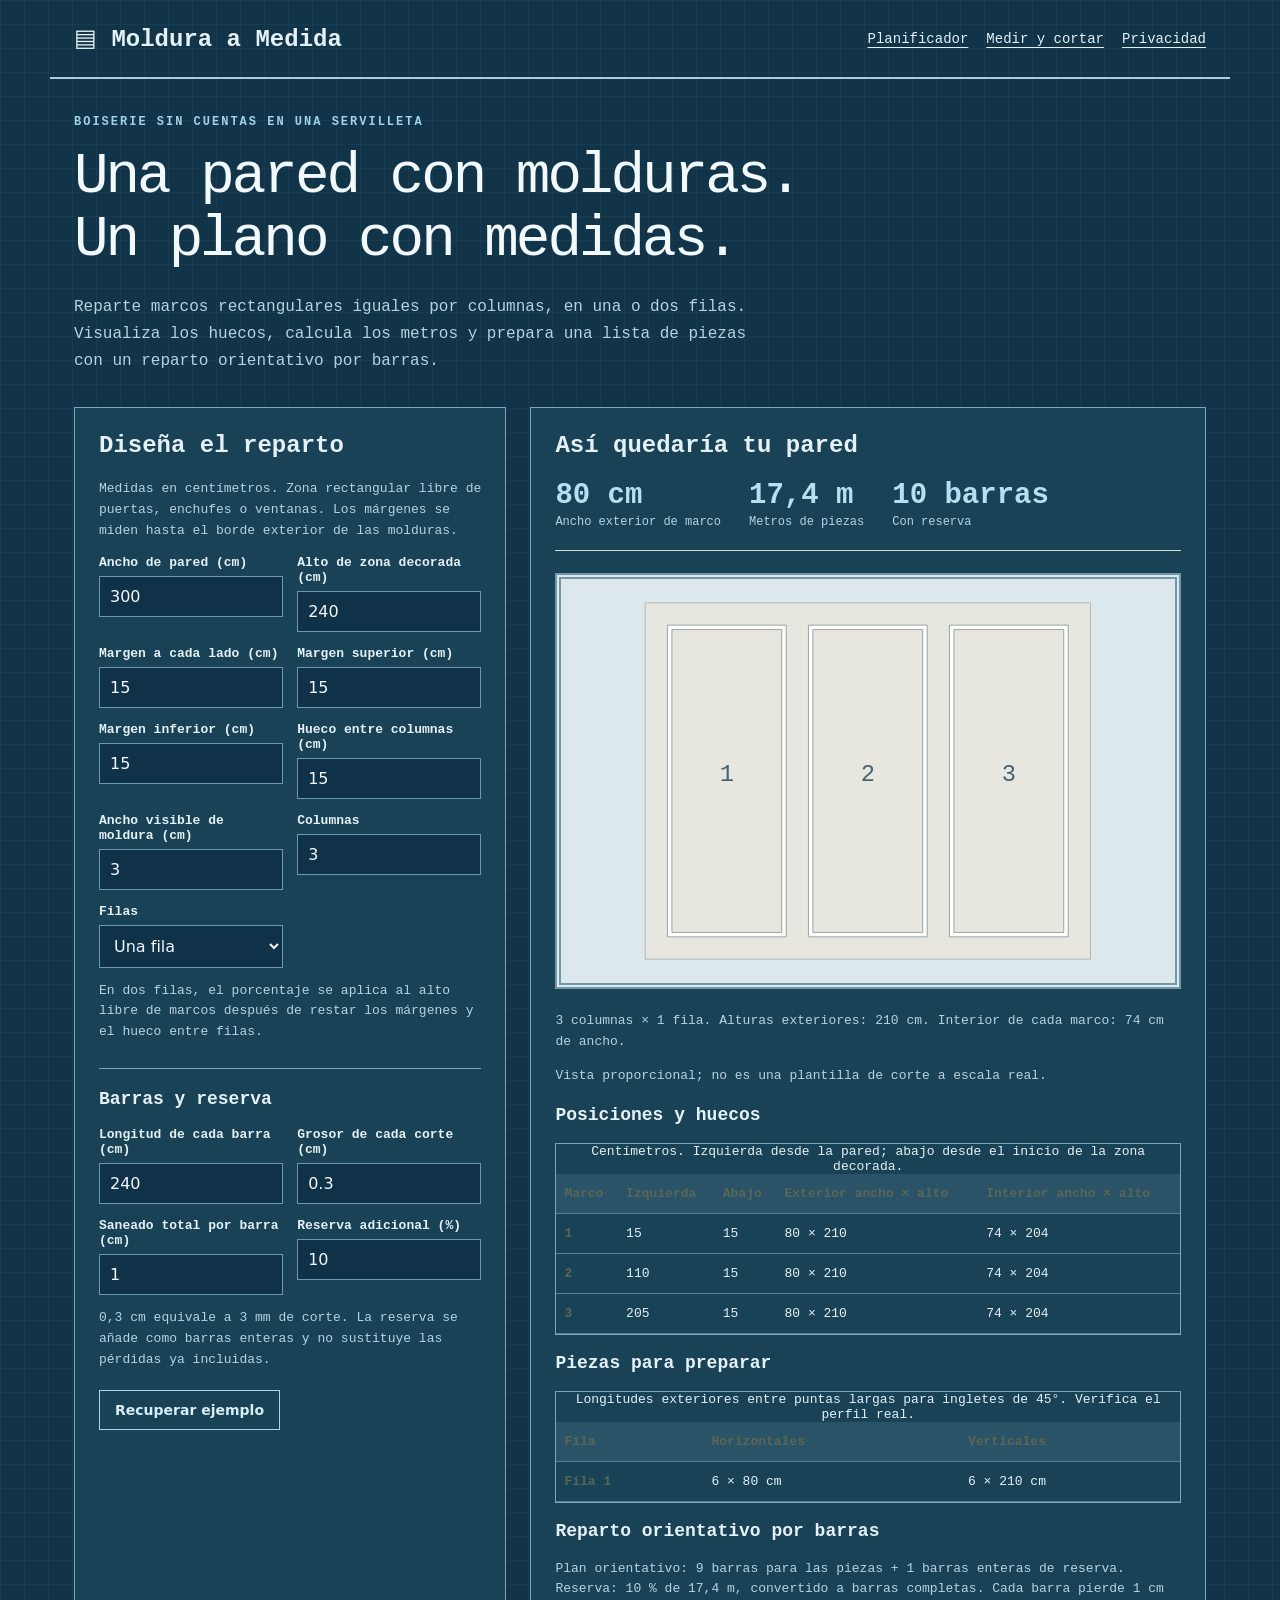
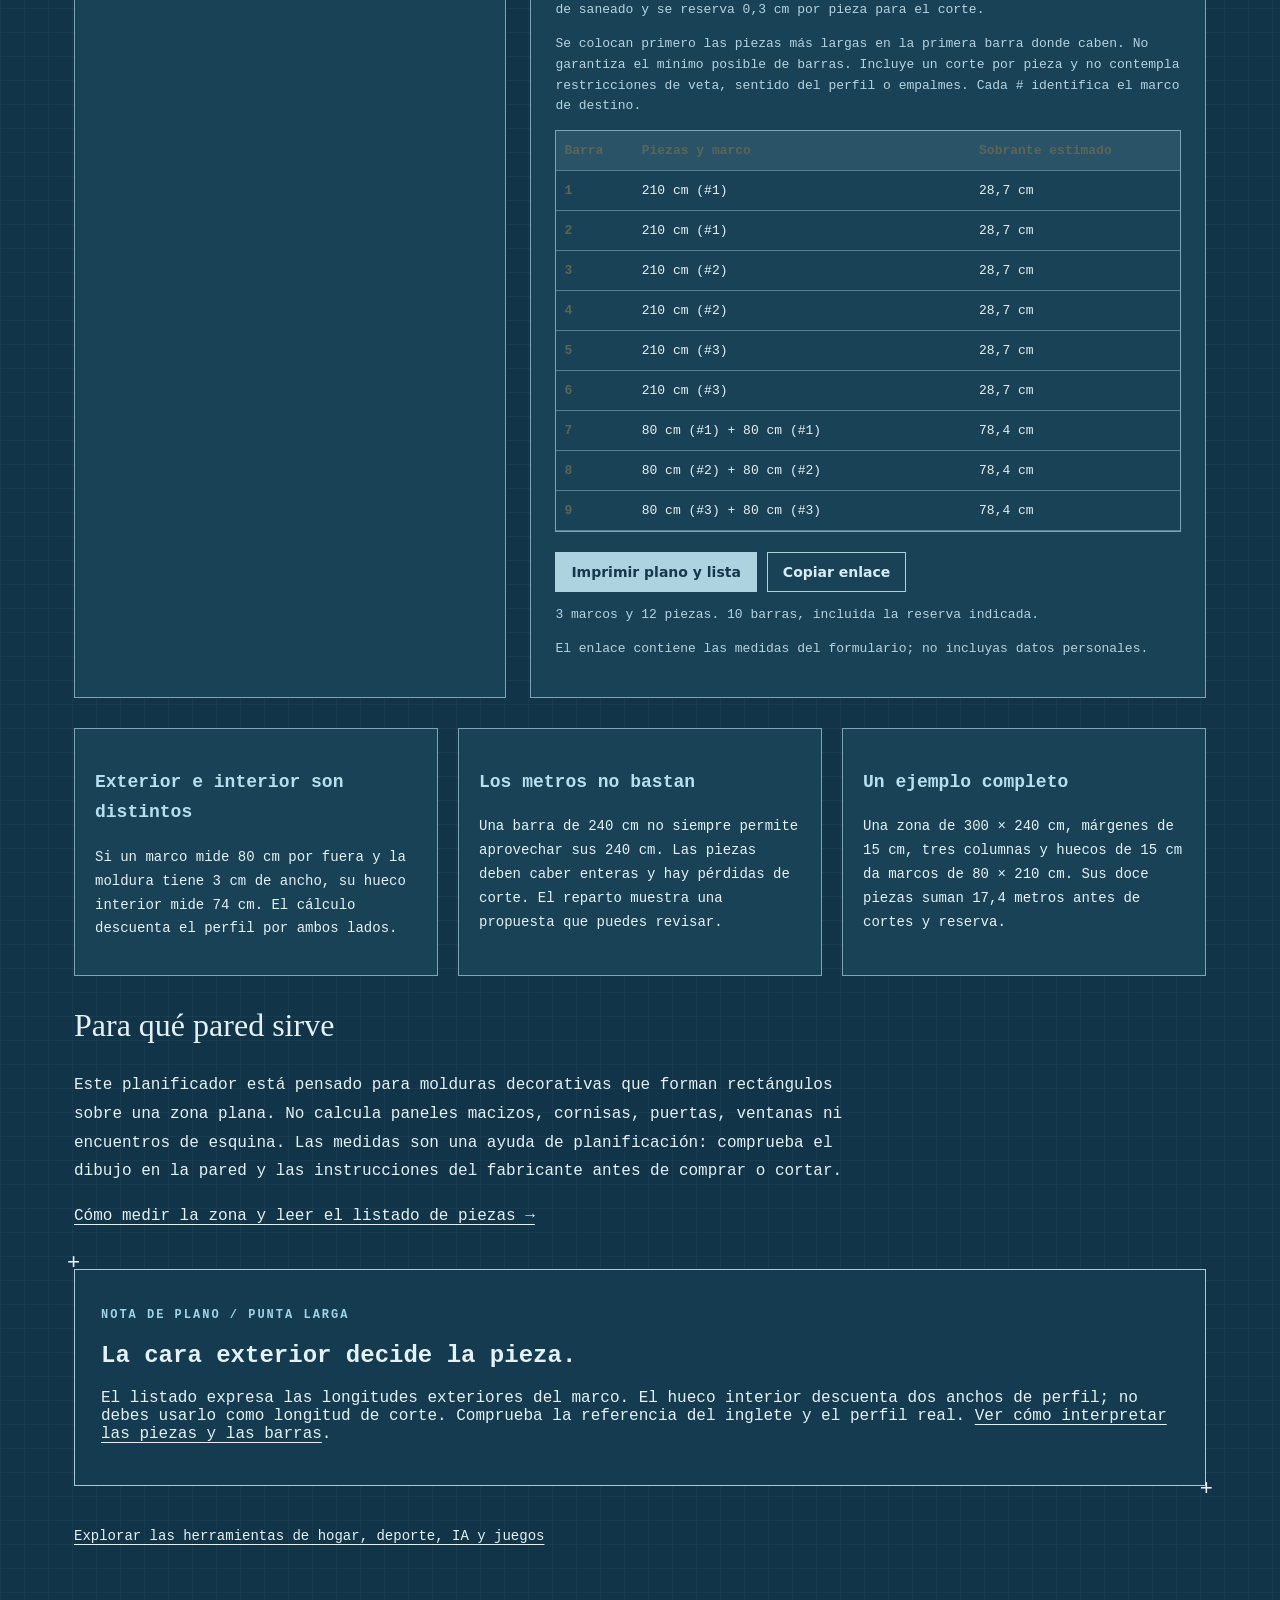
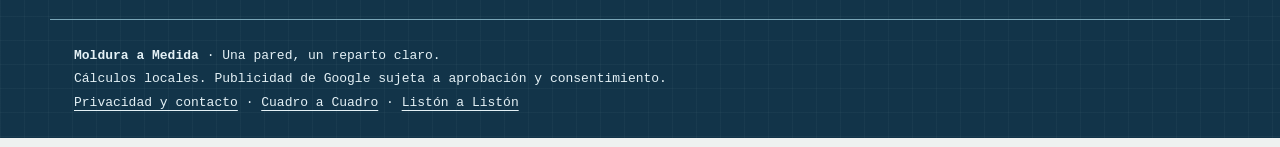
<file: index.html>
<!doctype html><html lang="es"><head><meta charset="utf-8"><meta name="viewport" content="width=device-width,initial-scale=1"><meta name="theme-color" content="#315c70"><title>Calculadora de molduras de pared y boiserie | Moldura a Medida</title><meta name="description" content="Diseña marcos de moldura en una o dos filas: dimensiones exteriores, huecos, metros, lista de piezas y reparto orientativo por barras. Gratis y sin registro."><link rel="canonical" href="https://ilga25.github.io/moldura-a-medida/"><link rel="stylesheet" href="style.css?v=20261021-identidad2"><link rel="icon" type="image/svg+xml" href="favicon.svg?v=20261021-identidad2"><script async src="https://pagead2.googlesyndication.com/pagead/js/adsbygoogle.js?client=ca-pub-2632653491273997" crossorigin="anonymous"></script><script src="privacy-options.js?v=20261021-identidad2" defer></script><script src="calc.js?v=20261021-identidad2" defer></script><script src="app.js?v=20261021-identidad2" defer></script><script type="application/ld+json">{"@context": "https://schema.org", "@type": "WebApplication", "name": "Moldura a Medida", "url": "https://ilga25.github.io/moldura-a-medida/", "applicationCategory": "UtilitiesApplication", "operatingSystem": "Any", "inLanguage": "es", "offers": {"@type": "Offer", "price": "0", "priceCurrency": "EUR"}}</script><meta property="og:url" content="https://ilga25.github.io/moldura-a-medida/"><meta property="og:locale" content="es_ES"><meta name="twitter:card" content="summary"><meta property="og:title" content="Calculadora de molduras de pared y boiserie | Moldura a Medida"><meta property="og:type" content="website"><meta property="og:description" content="Diseña marcos de moldura en una o dos filas: dimensiones exteriores, huecos, metros, lista de piezas y reparto orientativo por barras. Gratis y sin registro."></head><body><a class="skip" href="#main">Saltar al contenido</a><header><a href="./">▤ Moldura a Medida</a><nav aria-label="Principal"><a href="./">Planificador</a><a href="medir-y-cortar.html">Medir y cortar</a><a href="privacidad.html">Privacidad</a></nav></header><main id="main"><p class="eyebrow">Boiserie sin cuentas en una servilleta</p><h1>Una pared con molduras.<br>Un plano con medidas.</h1><p class="intro">Reparte marcos rectangulares iguales por columnas, en una o dos filas. Visualiza los huecos, calcula los metros y prepara una lista de piezas con un reparto orientativo por barras.</p><div class="workspace"><section class="panel inputs"><h2>Diseña el reparto</h2><p class="small">Medidas en centímetros. Zona rectangular libre de puertas, enchufes o ventanas. Los márgenes se miden hasta el borde exterior de las molduras.</p><form id="form"><div class="mould-fields"><label>Ancho de pared (cm)<input id="wall" type="number" value="300" min="10" max="2000" step="0.1" required></label><label>Alto de zona decorada (cm)<input id="height" type="number" value="240" min="10" max="1000" step="0.1" required></label><label>Margen a cada lado (cm)<input id="side" type="number" value="15" min="0" max="500" step="0.1" required></label><label>Margen superior (cm)<input id="top" type="number" value="15" min="0" max="500" step="0.1" required></label><label>Margen inferior (cm)<input id="bottom" type="number" value="15" min="0" max="500" step="0.1" required></label><label>Hueco entre columnas (cm)<input id="gap" type="number" value="15" min="0" max="200" step="0.1" required></label><label>Ancho visible de moldura (cm)<input id="face" type="number" value="3" min="0.1" max="30" step="0.1" required></label><label>Columnas<input id="cols" type="number" min="1" max="8" step="1" value="3" required></label><label>Filas<select id="rows"><option value="1">Una fila</option><option value="2">Dos filas</option></select></label><label id="gapY-field" hidden>Hueco entre filas (cm)<input id="gapY" type="number" min="0" max="200" step="0.1" value="15" required></label><label id="lower-field" hidden>Porcentaje de alto para fila inferior<input id="lower" type="number" min="5" max="95" step="1" value="30" required></label></div><p class="small">En dos filas, el porcentaje se aplica al alto libre de marcos después de restar los márgenes y el hueco entre filas.</p><h3 class="subhead">Barras y reserva</h3><div class="mould-fields"><label>Longitud de cada barra (cm)<input id="bar" type="number" value="240" min="10" max="600" step="0.1" required></label><label>Grosor de cada corte (cm)<input id="kerf" type="number" value="0.3" min="0" max="2" step="0.01" required></label><label>Saneado total por barra (cm)<input id="trim" type="number" value="1" min="0" max="20" step="0.1" required></label><label>Reserva adicional (%)<input id="reserve" type="number" value="10" min="0" max="50" step="1" required></label></div><p class="small">0,3 cm equivale a 3 mm de corte. La reserva se añade como barras enteras y no sustituye las pérdidas ya incluidas.</p><div class="actions"><button id="reset" type="button" class="secondary">Recuperar ejemplo</button></div></form></section><section class="panel"><h2>Así quedaría tu pared</h2><noscript>Activa JavaScript para calcular o consulta la guía de medidas.</noscript><p id="error" role="alert" hidden></p><div id="results"><div class="metrics"><div><strong id="size">—</strong><span>Ancho exterior de marco</span></div><div><strong id="meters">—</strong><span>Metros de piezas</span></div><div><strong id="bars">—</strong><span>Con reserva</span></div></div><div id="drawing" class="drawing"></div><p id="details" class="small"></p><p class="small">Vista proporcional; no es una plantilla de corte a escala real.</p><h3>Posiciones y huecos</h3><div class="table-wrap"><table><caption>Centímetros. Izquierda desde la pared; abajo desde el inicio de la zona decorada.</caption><thead><tr><th>Marco</th><th>Izquierda</th><th>Abajo</th><th>Exterior ancho × alto</th><th>Interior ancho × alto</th></tr></thead><tbody id="positions"></tbody></table></div><h3>Piezas para preparar</h3><div class="table-wrap"><table><caption>Longitudes exteriores entre puntas largas para ingletes de 45°. Verifica el perfil real.</caption><thead><tr><th>Fila</th><th>Horizontales</th><th>Verticales</th></tr></thead><tbody id="cut-list"></tbody></table></div><h3>Reparto orientativo por barras</h3><p id="bar-detail" class="small"></p><p class="small">Se colocan primero las piezas más largas en la primera barra donde caben. No garantiza el mínimo posible de barras. Incluye un corte por pieza y no contempla restricciones de veta, sentido del perfil o empalmes. Cada # identifica el marco de destino.</p><div class="table-wrap"><table class="bar-table"><thead><tr><th>Barra</th><th>Piezas y marco</th><th>Sobrante estimado</th></tr></thead><tbody id="bar-plan"></tbody></table></div></div><div class="actions"><button type="button" id="print">Imprimir plano y lista</button><button type="button" id="share" class="secondary">Copiar enlace</button></div><p id="feedback" role="status"></p><input id="share-url" aria-label="Enlace del plano" readonly hidden><p id="live-status" role="status" class="small"></p><p class="small">El enlace contiene las medidas del formulario; no incluyas datos personales.</p></section></div><div class="cards"><article><h3>Exterior e interior son distintos</h3><p>Si un marco mide 80 cm por fuera y la moldura tiene 3 cm de ancho, su hueco interior mide 74 cm. El cálculo descuenta el perfil por ambos lados.</p></article><article><h3>Los metros no bastan</h3><p>Una barra de 240 cm no siempre permite aprovechar sus 240 cm. Las piezas deben caber enteras y hay pérdidas de corte. El reparto muestra una propuesta que puedes revisar.</p></article><article><h3>Un ejemplo completo</h3><p>Una zona de 300 × 240 cm, márgenes de 15 cm, tres columnas y huecos de 15 cm da marcos de 80 × 210 cm. Sus doce piezas suman 17,4 metros antes de cortes y reserva.</p></article></div><section class="reading no-print"><h2>Para qué pared sirve</h2><p>Este planificador está pensado para molduras decorativas que forman rectángulos sobre una zona plana. No calcula paneles macizos, cornisas, puertas, ventanas ni encuentros de esquina. Las medidas son una ayuda de planificación: comprueba el dibujo en la pared y las instrucciones del fabricante antes de comprar o cortar.</p><p><a href="medir-y-cortar.html">Cómo medir la zona y leer el listado de piezas →</a></p></section><!-- EXTRA IDENTIDAD --><section class="blueprint-note"><p class="eyebrow">NOTA DE PLANO / PUNTA LARGA</p><h2>La cara exterior decide la pieza.</h2><p>El listado expresa las longitudes exteriores del marco. El hueco interior descuenta dos anchos de perfil; no debes usarlo como longitud de corte. Comprueba la referencia del inglete y el perfil real. <a href="medir-y-cortar.html">Ver cómo interpretar las piezas y las barras</a>.</p></section><p class="related-tool"><a href="https://ilga25.github.io/herramientas.html">Explorar las herramientas de hogar, deporte, IA y juegos</a></p><!-- FIN EXTRA IDENTIDAD --></main><footer><strong>Moldura a Medida</strong> · Una pared, un reparto claro.<br>Cálculos locales. Publicidad de Google sujeta a aprobación y consentimiento.<br><a href="privacidad.html">Privacidad y contacto</a> · <a href="https://ilga25.github.io/cuadro-a-cuadro/">Cuadro a Cuadro</a> · <a href="https://ilga25.github.io/liston-a-liston/">Listón a Listón</a><div><button id="privacy-options" type="button" class="secondary" hidden>Opciones de privacidad</button></div></footer></body></html>
</file>
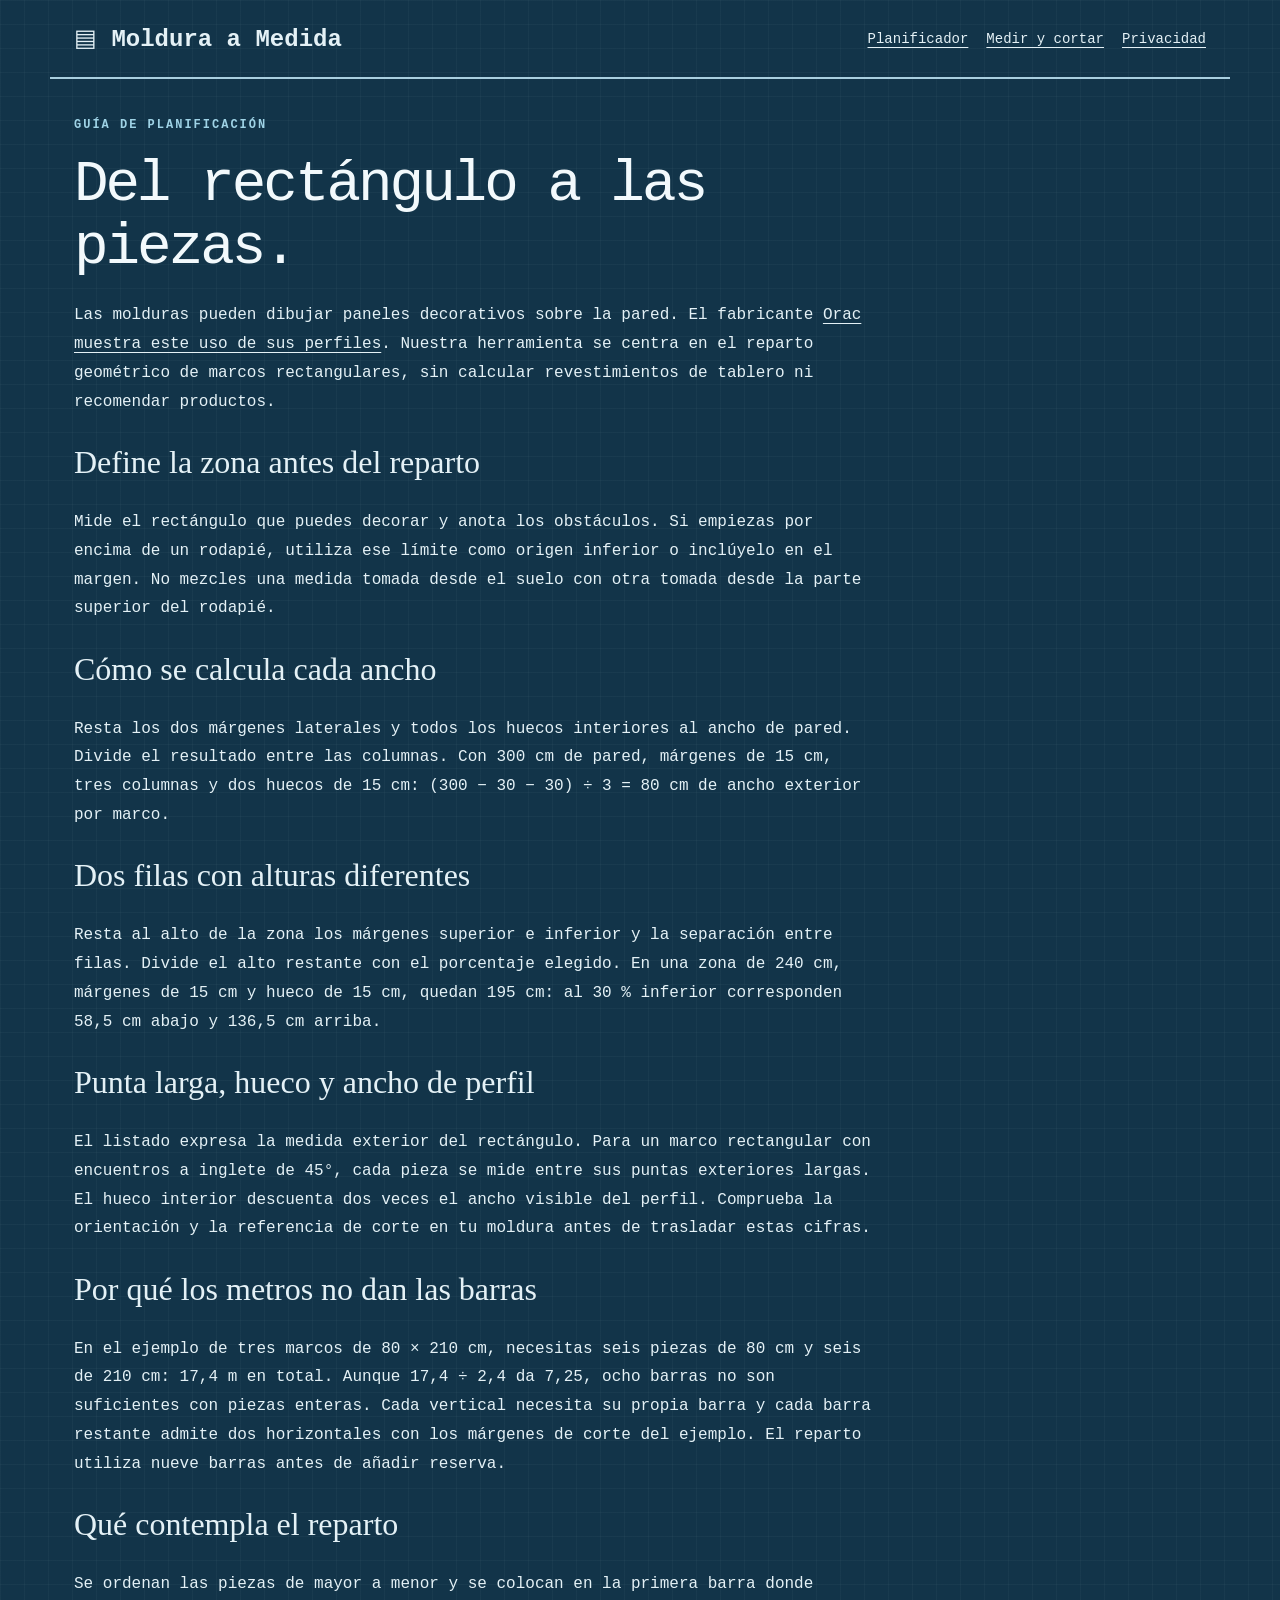
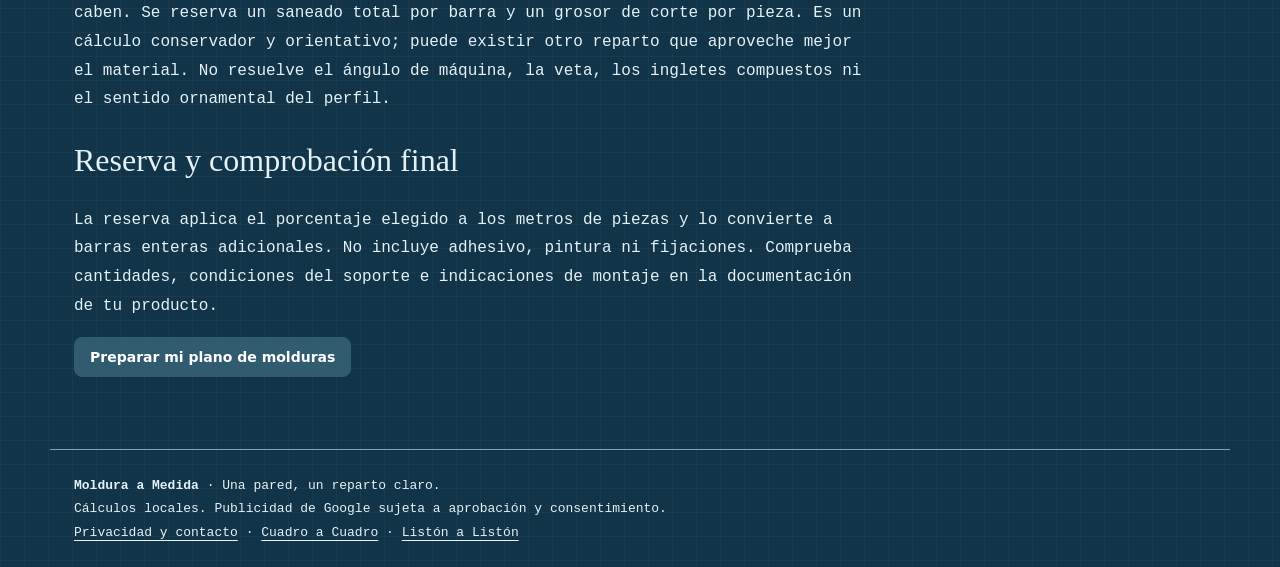
<file: medir-y-cortar.html>
<!doctype html><html lang="es"><head><meta charset="utf-8"><meta name="viewport" content="width=device-width,initial-scale=1"><meta name="theme-color" content="#315c70"><title>Cómo calcular molduras de pared y leer los cortes | Moldura a Medida</title><meta name="description" content="Aprende a distinguir medidas exteriores, huecos interiores, metros de moldura y barras completas para marcos de pared con ingletes."><link rel="canonical" href="https://ilga25.github.io/moldura-a-medida/medir-y-cortar.html"><link rel="stylesheet" href="style.css?v=20261021-identidad2"><link rel="icon" type="image/svg+xml" href="favicon.svg?v=20261021-identidad2"><script async src="https://pagead2.googlesyndication.com/pagead/js/adsbygoogle.js?client=ca-pub-2632653491273997" crossorigin="anonymous"></script><script src="privacy-options.js?v=20261021-identidad2" defer></script><meta property="og:url" content="https://ilga25.github.io/moldura-a-medida/medir-y-cortar.html"><meta property="og:locale" content="es_ES"><meta name="twitter:card" content="summary"><meta property="og:title" content="Cómo calcular molduras de pared y leer los cortes | Moldura a Medida"><meta property="og:type" content="website"><meta property="og:description" content="Aprende a distinguir medidas exteriores, huecos interiores, metros de moldura y barras completas para marcos de pared con ingletes."></head><body><a class="skip" href="#main">Saltar al contenido</a><header><a href="./">▤ Moldura a Medida</a><nav aria-label="Principal"><a href="./">Planificador</a><a href="medir-y-cortar.html">Medir y cortar</a><a href="privacidad.html">Privacidad</a></nav></header><main id="main"><article class="reading"><p class="eyebrow">Guía de planificación</p><h1>Del rectángulo a las piezas.</h1><p>Las molduras pueden dibujar paneles decorativos sobre la pared. El fabricante <a href="https://www.oracdecor.com/es_es/molduras">Orac muestra este uso de sus perfiles</a>. Nuestra herramienta se centra en el reparto geométrico de marcos rectangulares, sin calcular revestimientos de tablero ni recomendar productos.</p><h2>Define la zona antes del reparto</h2><p>Mide el rectángulo que puedes decorar y anota los obstáculos. Si empiezas por encima de un rodapié, utiliza ese límite como origen inferior o inclúyelo en el margen. No mezcles una medida tomada desde el suelo con otra tomada desde la parte superior del rodapié.</p><h2>Cómo se calcula cada ancho</h2><p>Resta los dos márgenes laterales y todos los huecos interiores al ancho de pared. Divide el resultado entre las columnas. Con 300 cm de pared, márgenes de 15 cm, tres columnas y dos huecos de 15 cm: (300 − 30 − 30) ÷ 3 = 80 cm de ancho exterior por marco.</p><h2>Dos filas con alturas diferentes</h2><p>Resta al alto de la zona los márgenes superior e inferior y la separación entre filas. Divide el alto restante con el porcentaje elegido. En una zona de 240 cm, márgenes de 15 cm y hueco de 15 cm, quedan 195 cm: al 30 % inferior corresponden 58,5 cm abajo y 136,5 cm arriba.</p><h2>Punta larga, hueco y ancho de perfil</h2><p>El listado expresa la medida exterior del rectángulo. Para un marco rectangular con encuentros a inglete de 45°, cada pieza se mide entre sus puntas exteriores largas. El hueco interior descuenta dos veces el ancho visible del perfil. Comprueba la orientación y la referencia de corte en tu moldura antes de trasladar estas cifras.</p><h2>Por qué los metros no dan las barras</h2><p>En el ejemplo de tres marcos de 80 × 210 cm, necesitas seis piezas de 80 cm y seis de 210 cm: 17,4 m en total. Aunque 17,4 ÷ 2,4 da 7,25, ocho barras no son suficientes con piezas enteras. Cada vertical necesita su propia barra y cada barra restante admite dos horizontales con los márgenes de corte del ejemplo. El reparto utiliza nueve barras antes de añadir reserva.</p><h2>Qué contempla el reparto</h2><p>Se ordenan las piezas de mayor a menor y se colocan en la primera barra donde caben. Se reserva un saneado total por barra y un grosor de corte por pieza. Es un cálculo conservador y orientativo; puede existir otro reparto que aproveche mejor el material. No resuelve el ángulo de máquina, la veta, los ingletes compuestos ni el sentido ornamental del perfil.</p><h2>Reserva y comprobación final</h2><p>La reserva aplica el porcentaje elegido a los metros de piezas y lo convierte a barras enteras adicionales. No incluye adhesivo, pintura ni fijaciones. Comprueba cantidades, condiciones del soporte e indicaciones de montaje en la documentación de tu producto.</p><p><a class="button" href="./">Preparar mi plano de molduras</a></p></article></main><footer><strong>Moldura a Medida</strong> · Una pared, un reparto claro.<br>Cálculos locales. Publicidad de Google sujeta a aprobación y consentimiento.<br><a href="privacidad.html">Privacidad y contacto</a> · <a href="https://ilga25.github.io/cuadro-a-cuadro/">Cuadro a Cuadro</a> · <a href="https://ilga25.github.io/liston-a-liston/">Listón a Listón</a><div><button id="privacy-options" type="button" class="secondary" hidden>Opciones de privacidad</button></div></footer></body></html>
</file>
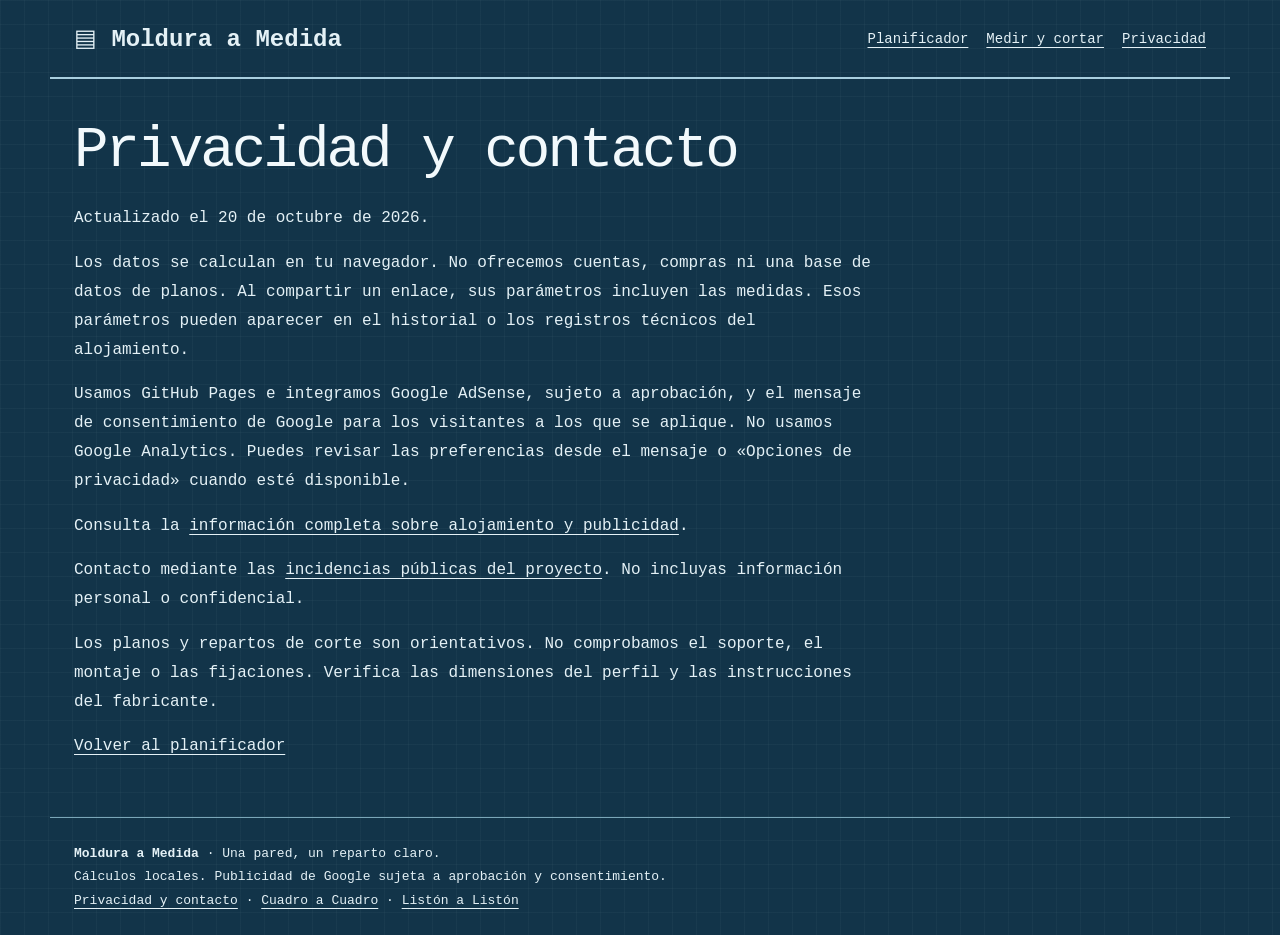
<file: privacidad.html>
<!doctype html><html lang="es"><head><meta charset="utf-8"><meta name="viewport" content="width=device-width,initial-scale=1"><meta name="theme-color" content="#315c70"><title>Privacidad y contacto | Moldura a Medida</title><meta name="description" content="Privacidad de los cálculos locales, enlaces compartidos, alojamiento y publicidad de Moldura a Medida."><link rel="canonical" href="https://ilga25.github.io/moldura-a-medida/privacidad.html"><link rel="stylesheet" href="style.css?v=20261021-identidad2"><link rel="icon" type="image/svg+xml" href="favicon.svg?v=20261021-identidad2"><meta property="og:url" content="https://ilga25.github.io/moldura-a-medida/privacidad.html"><meta property="og:locale" content="es_ES"><meta name="twitter:card" content="summary"><meta property="og:title" content="Privacidad y contacto | Moldura a Medida"><meta property="og:type" content="website"><meta property="og:description" content="Privacidad de los cálculos locales, enlaces compartidos, alojamiento y publicidad de Moldura a Medida."></head><body><a class="skip" href="#main">Saltar al contenido</a><header><a href="./">▤ Moldura a Medida</a><nav aria-label="Principal"><a href="./">Planificador</a><a href="medir-y-cortar.html">Medir y cortar</a><a href="privacidad.html">Privacidad</a></nav></header><main id="main"><article class="reading"><h1>Privacidad y contacto</h1><p>Actualizado el 20 de octubre de 2026.</p><p>Los datos se calculan en tu navegador. No ofrecemos cuentas, compras ni una base de datos de planos. Al compartir un enlace, sus parámetros incluyen las medidas. Esos parámetros pueden aparecer en el historial o los registros técnicos del alojamiento.</p><p>Usamos GitHub Pages e integramos Google AdSense, sujeto a aprobación, y el mensaje de consentimiento de Google para los visitantes a los que se aplique. No usamos Google Analytics. Puedes revisar las preferencias desde el mensaje o «Opciones de privacidad» cuando esté disponible.</p><p>Consulta la <a href="https://ilga25.github.io/privacidad-herramientas.html">información completa sobre alojamiento y publicidad</a>.</p><p>Contacto mediante las <a href="https://github.com/ilga25/moldura-a-medida/issues">incidencias públicas del proyecto</a>. No incluyas información personal o confidencial.</p><p>Los planos y repartos de corte son orientativos. No comprobamos el soporte, el montaje o las fijaciones. Verifica las dimensiones del perfil y las instrucciones del fabricante.</p><a href="./">Volver al planificador</a></article></main><footer><strong>Moldura a Medida</strong> · Una pared, un reparto claro.<br>Cálculos locales. Publicidad de Google sujeta a aprobación y consentimiento.<br><a href="privacidad.html">Privacidad y contacto</a> · <a href="https://ilga25.github.io/cuadro-a-cuadro/">Cuadro a Cuadro</a> · <a href="https://ilga25.github.io/liston-a-liston/">Listón a Listón</a><div><button id="privacy-options" type="button" class="secondary" hidden>Opciones de privacidad</button></div></footer></body></html>
</file>
<file: style.css>
:root{font-family:system-ui,sans-serif;color:#263e49;background:#eef1f0;font-synthesis:none}*{box-sizing:border-box}body{margin:0}a{color:inherit;text-underline-offset:4px}header,main,footer{max-width:1180px;margin:auto;padding:24px}header{display:flex;justify-content:space-between;align-items:center;gap:20px;border-bottom:1px solid #d3d6c9}header>a{font:700 23px Georgia,serif;text-decoration:none}nav{display:flex;gap:18px;font-size:14px}.eyebrow{color:#62705a;font-size:12px;letter-spacing:2px;font-weight:700;text-transform:uppercase}h1{font:clamp(38px,5vw,66px)/1.05 Georgia,serif;font-weight:400;max-width:850px;margin:16px 0 22px}h2{font:32px/1.2 Georgia,serif}h3{font-size:18px}.intro{max-width:690px;line-height:1.7;color:#5a6657}.workspace{display:grid;grid-template-columns:minmax(330px,0.9fr) minmax(420px,1.3fr);gap:24px;margin-top:32px}.panel{background:#fffef9;border:1px solid #d6d9cb;border-radius:16px;padding:24px;min-width:0}.panel h2{margin-top:0}.fields{display:grid;grid-template-columns:1fr 1fr;gap:14px}label{font-size:13px;font-weight:600;display:block}input,select{display:block;width:100%;min-width:0;margin:6px 0 0;border:1px solid #aeb7a7;border-radius:7px;padding:10px;font:16px system-ui;background:white;color:#263e49}input:focus,select:focus,button:focus-visible{outline:3px solid #b8d6e2;outline-offset:2px}.frame{border:0;border-top:1px solid #d6d9cb;margin:24px 0 0;padding:18px 0 0}.frame legend{font-weight:700;padding:0 8px}.small{font-size:13px;color:#596553;line-height:1.6}button,.button{border:1px solid #315c70;border-radius:8px;background:#315c70;color:white;font:600 14px system-ui;padding:11px 15px;cursor:pointer;text-decoration:none;display:inline-block}button.secondary{background:transparent;color:#315c70}.actions{display:flex;gap:10px;flex-wrap:wrap;margin-top:20px}button:disabled{opacity:.5;cursor:default}.remove{margin-top:10px;font-size:12px;padding:7px 10px}.metrics{display:flex;gap:28px;flex-wrap:wrap;border-bottom:1px solid #d6d9cb;padding-bottom:20px}.metrics strong{display:block;font:32px Georgia,serif}.metrics span{font-size:12px;color:#65715d}.drawing{margin:22px 0;background:#edeadd;border-radius:10px;padding:12px}svg{display:block;width:100%;height:auto;max-height:380px}.table-wrap{overflow:auto}table{border-collapse:collapse;width:100%;font-size:13px}th,td{padding:12px 8px;text-align:left;border-bottom:1px solid #e0e2d8;white-space:nowrap}th{color:#5a6657}#error{padding:15px;background:#fbe8db;border-left:4px solid #ad4e25;color:#753518}#feedback{font-size:13px}.reading{max-width:800px;line-height:1.8}.cards{display:grid;grid-template-columns:repeat(3,1fr);gap:20px;margin:30px 0}.cards article{border-top:2px solid #8fa36c;padding-top:10px;line-height:1.7;font-size:14px}footer{font-size:13px;border-top:1px solid #d3d6c9;line-height:1.8;margin-top:32px}.skip{position:absolute;top:-60px}.skip:focus{top:8px;background:white;padding:12px;z-index:5}[hidden]{display:none!important}@media(max-width:850px){.workspace{grid-template-columns:1fr}.cards{grid-template-columns:1fr}header{align-items:flex-start;flex-direction:column}h1{font-size:44px}}@media(max-width:420px){main,header,footer{padding:18px}.panel{padding:17px}nav{gap:12px;font-size:12px}}@media print{header,footer,.inputs,.actions,.cards,.intro,.eyebrow,.no-print{display:none}body{background:white}main{padding:0}.workspace{display:block;margin:0}.panel{border:none;padding:0}h1{font-size:28px}svg{max-height:300px}table{font-size:11px}tr{break-inside:avoid}}

.mould-fields{display:grid;grid-template-columns:1fr 1fr;gap:14px}.subhead{border-top:1px solid #d6d9cb;padding-top:20px;margin-top:25px}.bar-table td:nth-child(2){white-space:normal;min-width:240px}.workspace{grid-template-columns:minmax(330px,.8fr) minmax(420px,1.25fr)}@media(max-width:850px){.workspace{grid-template-columns:1fr}}


/* IDENTIDAD PROPIA 2026-10-21 */

.hero-copy{min-width:0}.brand-art{min-width:0;align-self:center}.brand-art svg{display:block;width:100%;height:220px}.feature-strip{display:flex;flex-wrap:wrap;gap:12px;padding:20px 0;margin:16px 0 26px;border-block:1px solid currentColor}.feature-strip span{font-size:12px;font-weight:700;letter-spacing:.8px}.feature-strip a{color:inherit}#feature-viz{margin:0 0 24px;padding:22px;background:color-mix(in srgb,var(--accent) 7%,transparent);border-radius:12px}.viz-title{font-size:11px;font-weight:800;letter-spacing:1.5px;margin:0 0 16px}.viz-caption{font-size:12px;line-height:1.7}.stack{display:flex;height:35px;overflow:hidden;border:1px solid currentColor;border-radius:6px}.stack i{display:block;min-width:0}.viz-key{display:flex;gap:15px;flex-wrap:wrap;margin-top:15px;font-size:12px}.viz-key span{display:flex;align-items:center;gap:6px}.viz-key i{width:10px;height:10px;border-radius:50%}.round-path{display:flex;flex-wrap:wrap;gap:10px}.round-path span{display:flex;flex-direction:column;padding:14px;border:1px solid currentColor;font-size:12px}.round-path b{font-size:23px}.pool-lanes{display:grid;grid-template-columns:repeat(4,1fr);gap:5px;background:#1f9fb3;padding:12px;border:4px solid #91dce4}.pool-lanes span{display:flex;justify-content:space-between;padding:9px 5px;border-bottom:2px dashed #d8f4f1;font-size:12px;color:white;gap:6px}.pool-lanes em{font-style:normal}.minute-bars{display:grid;gap:8px}.minute-bars>div,.chance-bars>div{display:grid;grid-template-columns:35px 1fr 55px;align-items:center;gap:9px;font-size:12px}.minute-bars i,.chance-bars i{height:15px;background:linear-gradient(to right,var(--accent) var(--fill),#8a9a9c20 var(--fill));border-radius:3px}.chance-bars{display:grid;gap:12px}.chance-bars>div{grid-template-columns:28px 1fr 75px}.editor-legend{display:flex;gap:18px;font:12px ui-monospace,monospace;flex-wrap:wrap}.faq-custom{margin:45px 0;max-width:850px}.faq-custom details{padding:17px 0;border-top:1px solid currentColor}.faq-custom summary{font-weight:700;cursor:pointer}.faq-custom p{font-size:14px;line-height:1.8}.related-tool{font-size:14px;line-height:1.8;margin-top:25px}#feature-viz svg{width:100%;max-height:340px;display:block}header a,button{transition:transform .16s ease,background .16s ease}button:hover{transform:translateY(-1px)}@media(prefers-reduced-motion:reduce){*{transition:none!important;scroll-behavior:auto!important}}@media(max-width:800px){.hero{grid-template-columns:1fr!important;padding:24px!important}.brand-art svg{height:150px}.fields{grid-template-columns:1fr 1fr!important}.workspace{grid-template-columns:1fr!important}.inputs,.output{order:initial!important}.metrics{gap:18px}.hero h1{font-size:40px!important;letter-spacing:-1px!important}.pool-lanes{grid-template-columns:repeat(2,1fr)}.feature-strip{gap:10px}header{position:static!important}}@media(max-width:430px){.fields{grid-template-columns:1fr!important}.hero h1{font-size:35px!important}.hero{padding:20px!important}.panel{padding:18px!important}nav{gap:12px!important}}@media print{.brand-art,.feature-strip,.faq-custom,.related-tool{display:none!important}#feature-viz{break-inside:avoid;color:black!important;background:white!important}.stack{height:18px}body,.panel,.output,.inputs{background:white!important;color:black!important}.small,.viz-caption,.viz-title{color:black!important}}

@media(max-width:800px){.cards{grid-template-columns:1fr!important}.cards article{min-width:0;overflow-wrap:anywhere}.reading{max-width:100%}nav{flex-wrap:wrap!important}}


body{background:#123449;color:#e4f1f6;font-family:ui-monospace,monospace;background-image:linear-gradient(#dceffa09 1px,transparent 1px),linear-gradient(90deg,#dceffa09 1px,transparent 1px);background-size:24px 24px}header{border-bottom:2px solid #a9cfdf}header>a{font:700 24px ui-monospace,monospace}.eyebrow{color:#9fd3e6}h1{font:500 clamp(40px,4.5vw,61px)/1.1 ui-monospace,monospace;letter-spacing:-3px;color:#f2f9fc}.intro{color:#b5d3e0}.panel{background:#194256;border:1px solid #7aa6b8;border-radius:0}.panel h2{font:700 24px ui-monospace,monospace}.fields input,.fields select,.mould-fields input,.mould-fields select{background:#103248;color:#f0f8fa;border-color:#6a98ad;border-radius:0}.small{color:#b5d3e0}.metrics strong{font:700 29px ui-monospace,monospace;color:#b6e0ef}.metrics span{color:#b5d3e0}.drawing{background:#dce8ec;border:6px double #7197a8;border-radius:0}.table-wrap{border:1px solid #7aa6b8}thead{background:#2b5367}th,td{border-color:#577f90}.cards article{padding:20px;background:#194256;border:1px solid #7aa6b8}.cards h3{color:#b6e0ef}.subhead{border-color:#7aa6b8}.blueprint-note{padding:26px;border:1px solid #a7cbda;position:relative;margin:38px 0;background:#143b50}.blueprint-note:before,.blueprint-note:after{content:'+';position:absolute;color:#e4f1f6;font-size:22px}.blueprint-note:before{left:-8px;top:-19px}.blueprint-note:after{right:-8px;bottom:-17px}.blueprint-note h2{font:700 24px ui-monospace,monospace}button{background:#aed3e0;color:#15394b;border-color:#aed3e0;border-radius:0}.secondary{color:#d7edf5!important;border-color:#aed3e0!important}footer{border-color:#7aa6b8}@media(max-width:760px){h1{font-size:38px;letter-spacing:-2px}}

@media print{thead,tbody tr:nth-child(even),th,td{background:white!important;color:black!important}.atelier-note,.workshop-strip,.gallery-note,.blueprint-note,#feature-viz{display:none!important}}
</file>
